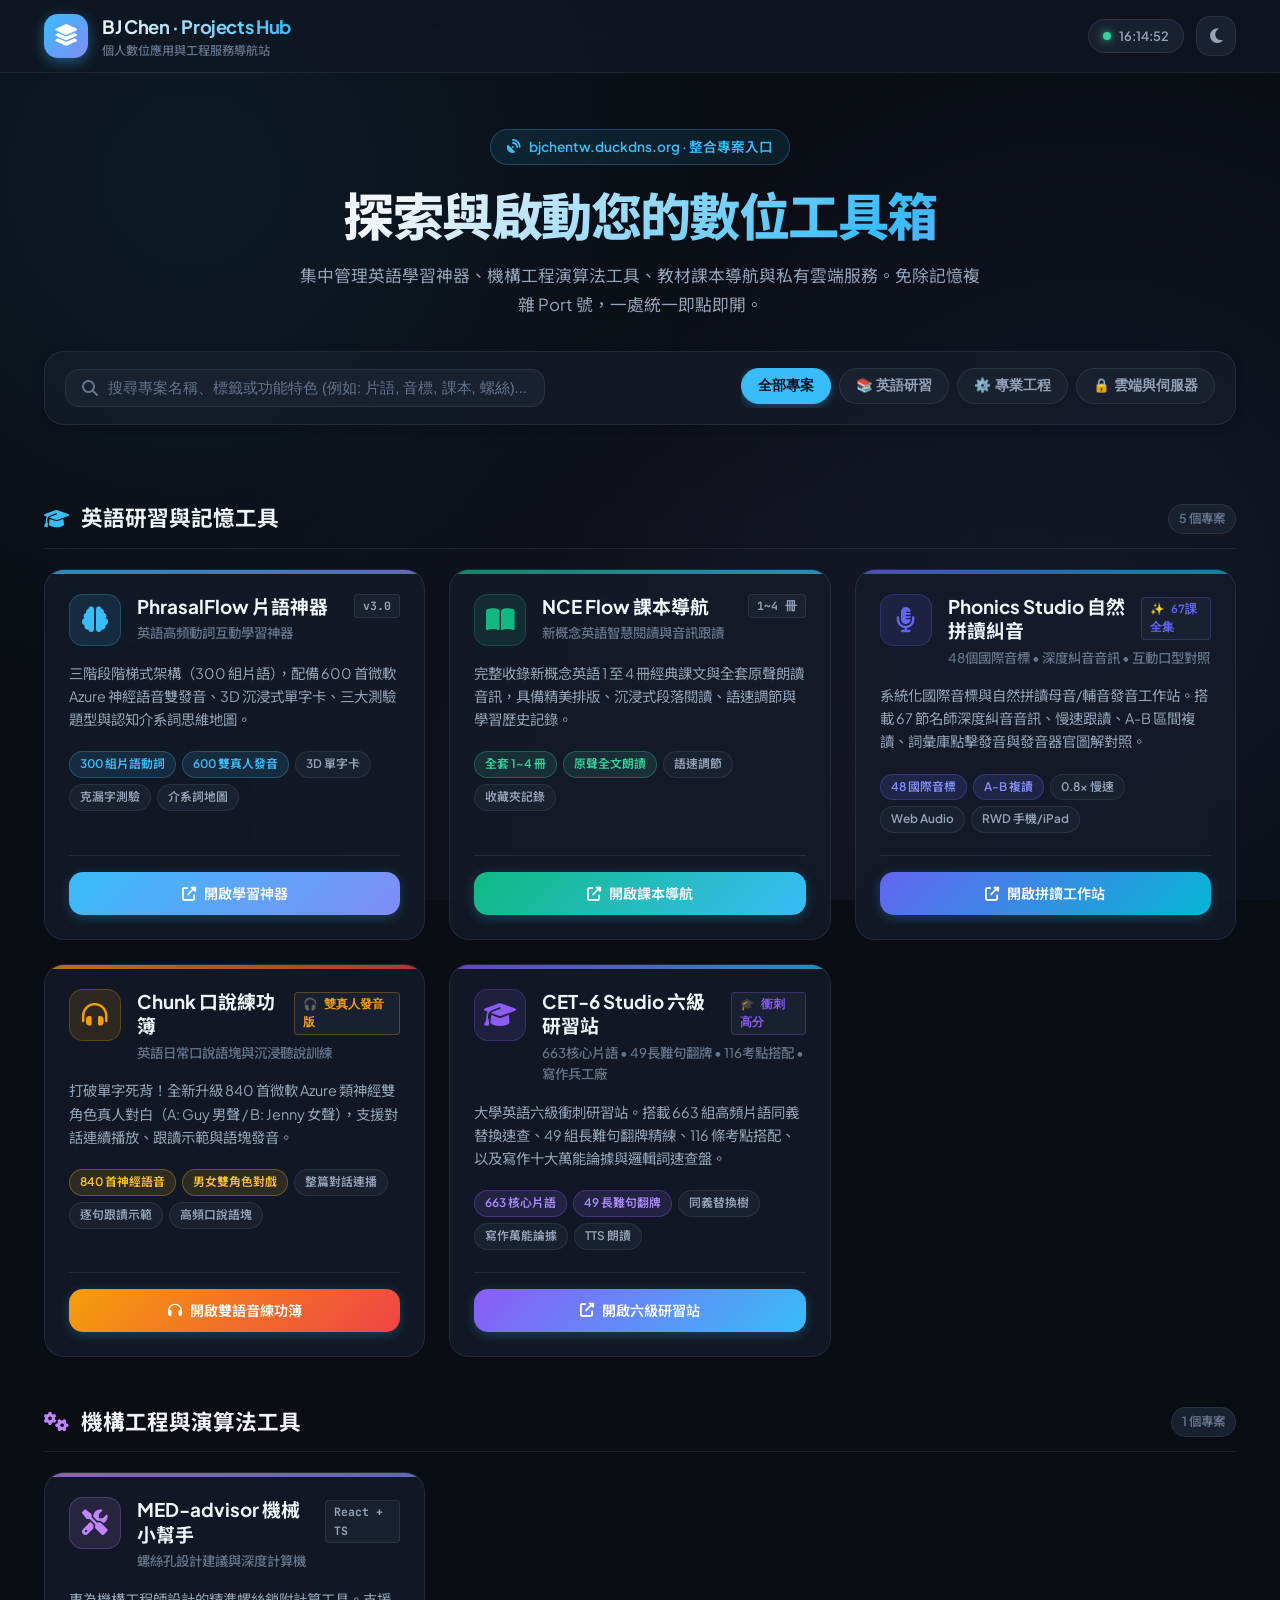
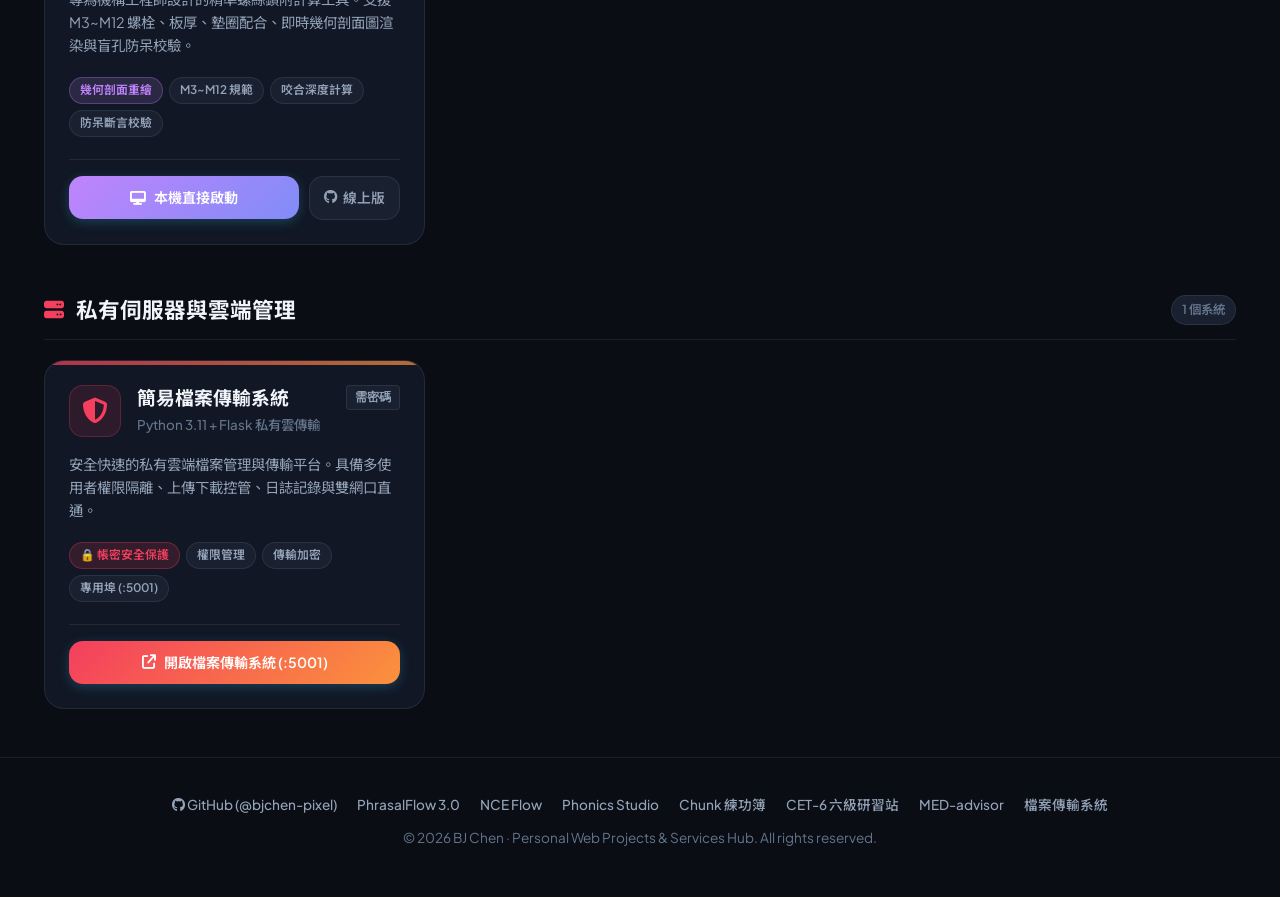
<file: index.html>
<!DOCTYPE html>
<html lang="zh-TW" data-theme="dark">
<head>
  <meta charset="UTF-8">
  <meta name="viewport" content="width=device-width, initial-scale=1.0">
  <title>BJ Chen · Web Projects Hub | 個人數位專案導航基地</title>
  <meta name="description" content="BJ Chen 的個人 Web 應用、英語學習工具、機構工程計算機與私有雲服務集中導航門戶。">
  
  <!-- Favicon & Icons -->
  <link rel="stylesheet" href="https://cdnjs.cloudflare.com/ajax/libs/font-awesome/6.5.1/css/all.min.css">
  
  <!-- CSS Stylesheet -->
  <link rel="stylesheet" href="css/portal.css">
</head>
<body>

  <!-- Navigation Bar -->
  <header class="navbar">
    <div class="container nav-wrap">
      <a href="#" class="brand">
        <div class="brand-icon">
          <i class="fas fa-layer-group"></i>
        </div>
        <div class="brand-text">
          <h1>BJ Chen · Projects Hub</h1>
          <p>個人數位應用與工程服務導航站</p>
        </div>
      </a>

      <div class="nav-actions">
        <div class="status-badge" title="伺服器連線狀態正常">
          <span class="status-dot"></span>
          <span id="liveClock">00:00:00</span>
        </div>

        <button class="btn-icon" id="themeToggle" title="切換深色/淺色主題" aria-label="切換主題">
          <i class="fas fa-moon"></i>
        </button>
      </div>
    </div>
  </header>

  <!-- Hero Section -->
  <section class="hero">
    <div class="container">
      <div class="hero-pill">
        <i class="fas fa-satellite-dish"></i>
        <span>bjchentw.duckdns.org · 整合專案入口</span>
      </div>
      <h2 class="hero-title">探索與啟動您的數位工具箱</h2>
      <p class="hero-desc">
        集中管理英語學習神器、機構工程演算法工具、教材課本導航與私有雲端服務。免除記憶複雜 Port 號，一處統一即點即開。
      </p>

      <!-- Search & Category Filter Toolbar -->
      <div class="toolbar-wrap">
        <div class="search-input-box">
          <i class="fas fa-search"></i>
          <input type="text" id="portalSearch" placeholder="搜尋專案名稱、標籤或功能特色 (例如: 片語, 音標, 課本, 螺絲)...">
        </div>

        <div class="filter-pills">
          <button class="filter-btn active" data-filter="all">全部專案</button>
          <button class="filter-btn" data-filter="english">📚 英語研習</button>
          <button class="filter-btn" data-filter="engineering">⚙️ 專業工程</button>
          <button class="filter-btn" data-filter="cloud">🔒 雲端與伺服器</button>
        </div>
      </div>
    </div>
  </section>

  <!-- Main Content Container -->
  <main class="container">

    <!-- SECTION 1: 英語研習與學習工具 -->
    <div class="section-wrap" data-section="english">
      <div class="section-header">
        <div class="section-title">
          <i class="fas fa-graduation-cap" style="color: #38bdf8;"></i>
          <span>英語研習與記憶工具</span>
        </div>
        <span class="section-badge">5 個專案</span>
      </div>

      <div class="cards-grid">

        <!-- Card 1: PhrasalFlow -->
        <article class="project-card" data-category="english" style="--card-accent: #38bdf8; --card-accent-sub: #818cf8; --icon-bg: rgba(56, 189, 248, 0.12); --icon-color: #38bdf8; --icon-border: rgba(56, 189, 248, 0.25);">
          <div>
            <div class="card-top">
              <div class="card-icon">
                <i class="fas fa-brain"></i>
              </div>
              <div class="card-header-info">
                <div class="card-title-row">
                  <h3 class="card-title">PhrasalFlow 片語神器</h3>
                  <span class="version-tag">v3.0</span>
                </div>
                <div class="card-subtitle">英語高頻動詞互動學習神器</div>
              </div>
            </div>
            <p class="card-desc">
              三階段階梯式架構（300 組片語），配備 600 首微軟 Azure 神經語音雙發音、3D 沉浸式單字卡、三大測驗題型與認知介系詞思維地圖。
            </p>
            <div class="card-tags">
              <span class="tag highlight">300 組片語動詞</span>
              <span class="tag highlight">600 雙真人發音</span>
              <span class="tag">3D 單字卡</span>
              <span class="tag">克漏字測驗</span>
              <span class="tag">介系詞地圖</span>
            </div>
          </div>
          <div class="card-actions">
            <a href="./phrasal-verbs-tool/index.html" class="btn-primary" target="_blank">
              <i class="fas fa-external-link-alt"></i> 開啟學習神器
            </a>
          </div>
        </article>

        <!-- Card 2: NCE Flow -->
        <article class="project-card" data-category="english" style="--card-accent: #10b981; --card-accent-sub: #38bdf8; --icon-bg: rgba(16, 185, 129, 0.12); --icon-color: #10b981; --icon-border: rgba(16, 185, 129, 0.25);">
          <div>
            <div class="card-top">
              <div class="card-icon">
                <i class="fas fa-book-open"></i>
              </div>
              <div class="card-header-info">
                <div class="card-title-row">
                  <h3 class="card-title">NCE Flow 課本導航</h3>
                  <span class="version-tag">1~4 冊</span>
                </div>
                <div class="card-subtitle">新概念英語智慧閱讀與音訊跟讀</div>
              </div>
            </div>
            <p class="card-desc">
              完整收錄新概念英語 1 至 4 冊經典課文與全套原聲朗讀音訊，具備精美排版、沉浸式段落閱讀、語速調節與學習歷史記錄。
            </p>
            <div class="card-tags">
              <span class="tag success">全套 1~4 冊</span>
              <span class="tag success">原聲全文朗讀</span>
              <span class="tag">語速調節</span>
              <span class="tag">收藏夾記錄</span>
            </div>
          </div>
          <div class="card-actions">
            <a href="./nce-flow/index.html" class="btn-primary" style="--card-accent: #10b981; --card-accent-sub: #38bdf8;" target="_blank">
              <i class="fas fa-external-link-alt"></i> 開啟課本導航
            </a>
          </div>
        </article>

        <!-- Card: Phonics Studio 自然拼讀糾音 -->
        <article class="project-card" data-category="english" style="--card-accent: #6366f1; --card-accent-sub: #06b6d4; --icon-bg: rgba(99, 102, 241, 0.12); --icon-color: #6366f1; --icon-border: rgba(99, 102, 241, 0.25);">
          <div>
            <div class="card-top">
              <div class="card-icon">
                <i class="fas fa-microphone-lines"></i>
              </div>
              <div class="card-header-info">
                <div class="card-title-row">
                  <h3 class="card-title">Phonics Studio 自然拼讀糾音</h3>
                  <span class="version-tag" style="color: #6366f1; border-color: rgba(99, 102, 241, 0.3);">✨ 67課全集</span>
                </div>
                <div class="card-subtitle">48個國際音標 • 深度糾音音訊 • 互動口型對照</div>
              </div>
            </div>
            <p class="card-desc">
              系統化國際音標與自然拼讀母音/輔音發音工作站。搭載 67 節名師深度糾音音訊、慢速跟讀、A-B 區間複讀、詞彙庫點擊發音與發音器官圖解對照。
            </p>
            <div class="card-tags">
              <span class="tag" style="background: rgba(99, 102, 241, 0.15); color: #818cf8; border-color: rgba(99, 102, 241, 0.3);">48 國際音標</span>
              <span class="tag" style="background: rgba(99, 102, 241, 0.15); color: #818cf8; border-color: rgba(99, 102, 241, 0.3);">A-B 複讀</span>
              <span class="tag">0.8x 慢速</span>
              <span class="tag">Web Audio</span>
              <span class="tag">RWD 手機/iPad</span>
            </div>
          </div>
          <div class="card-actions">
            <a href="./phonics-studio/index.html" class="btn-primary" style="--card-accent: #6366f1; --card-accent-sub: #06b6d4;" target="_blank">
              <i class="fas fa-external-link-alt"></i> 開啟拼讀工作站
            </a>
          </div>
        </article>

        <!-- Card 3: Chunk 口說練功簿 -->
        <article class="project-card" data-category="english" style="--card-accent: #f59e0b; --card-accent-sub: #ef4444; --icon-bg: rgba(245, 158, 11, 0.12); --icon-color: #f59e0b; --icon-border: rgba(245, 158, 11, 0.25);">
          <div>
            <div class="card-top">
              <div class="card-icon">
                <i class="fas fa-headphones-simple"></i>
              </div>
              <div class="card-header-info">
                <div class="card-title-row">
                  <h3 class="card-title">Chunk 口說練功簿</h3>
                  <span class="version-tag" style="color: #f59e0b; border-color: rgba(245, 158, 11, 0.3);">🎧 雙真人發音版</span>
                </div>
                <div class="card-subtitle">英語日常口說語塊與沉浸聽說訓練</div>
              </div>
            </div>
            <p class="card-desc">
              打破單字死背！全新升級 840 首微軟 Azure 類神經雙角色真人對白（A: Guy 男聲 / B: Jenny 女聲），支援對話連續播放、跟讀示範與語塊發音。
            </p>
            <div class="card-tags">
              <span class="tag warning">840 首神經語音</span>
              <span class="tag warning">男女雙角色對戲</span>
              <span class="tag">整篇對話連播</span>
              <span class="tag">逐句跟讀示範</span>
              <span class="tag">高頻口說語塊</span>
            </div>
          </div>
          <div class="card-actions">
            <a href="./chunk-english/index.html" class="btn-primary" style="--card-accent: #f59e0b; --card-accent-sub: #ef4444;" target="_blank">
              <i class="fas fa-headphones"></i> 開啟雙語音練功簿
            </a>
          </div>
        </article>

        <!-- Card: CET-6 Studio 大學英語六級研習站 -->
        <article class="project-card" data-category="english" style="--card-accent: #8b5cf6; --card-accent-sub: #38bdf8; --icon-bg: rgba(139, 92, 246, 0.12); --icon-color: #8b5cf6; --icon-border: rgba(139, 92, 246, 0.25);">
          <div>
            <div class="card-top">
              <div class="card-icon">
                <i class="fas fa-graduation-cap"></i>
              </div>
              <div class="card-header-info">
                <div class="card-title-row">
                  <h3 class="card-title">CET-6 Studio 六級研習站</h3>
                  <span class="version-tag" style="color: #8b5cf6; border-color: rgba(139, 92, 246, 0.3);">🎓 衝刺高分</span>
                </div>
                <div class="card-subtitle">663核心片語 • 49長難句翻牌 • 116考點搭配 • 寫作兵工廠</div>
              </div>
            </div>
            <p class="card-desc">
              大學英語六級衝刺研習站。搭載 663 組高頻片語同義替換速查、49 組長難句翻牌精練、116 條考點搭配、以及寫作十大萬能論據與邏輯詞速查盤。
            </p>
            <div class="card-tags">
              <span class="tag" style="background: rgba(139, 92, 246, 0.15); color: #a78bfa; border-color: rgba(139, 92, 246, 0.3);">663 核心片語</span>
              <span class="tag" style="background: rgba(139, 92, 246, 0.15); color: #a78bfa; border-color: rgba(139, 92, 246, 0.3);">49 長難句翻牌</span>
              <span class="tag">同義替換樹</span>
              <span class="tag">寫作萬能論據</span>
              <span class="tag">TTS 朗讀</span>
            </div>
          </div>
          <div class="card-actions">
            <a href="./cet6-studio/index.html" class="btn-primary" style="--card-accent: #8b5cf6; --card-accent-sub: #38bdf8;" target="_blank">
              <i class="fas fa-external-link-alt"></i> 開啟六級研習站
            </a>
          </div>
        </article>

      </div>
    </div>

    <!-- SECTION 2: 專業工程與智慧工具 -->
    <div class="section-wrap" data-section="engineering">
      <div class="section-header">
        <div class="section-title">
          <i class="fas fa-cogs" style="color: #c084fc;"></i>
          <span>機構工程與演算法工具</span>
        </div>
        <span class="section-badge">1 個專案</span>
      </div>

      <div class="cards-grid">

        <!-- Card 4: MED-advisor -->
        <article class="project-card" data-category="engineering" style="--card-accent: #c084fc; --card-accent-sub: #818cf8; --icon-bg: rgba(192, 132, 252, 0.12); --icon-color: #c084fc; --icon-border: rgba(192, 132, 252, 0.25);">
          <div>
            <div class="card-top">
              <div class="card-icon">
                <i class="fas fa-screwdriver-wrench"></i>
              </div>
              <div class="card-header-info">
                <div class="card-title-row">
                  <h3 class="card-title">MED-advisor 機械小幫手</h3>
                  <span class="version-tag">React + TS</span>
                </div>
                <div class="card-subtitle">螺絲孔設計建議與深度計算機</div>
              </div>
            </div>
            <p class="card-desc">
              專為機構工程師設計的精準螺絲鎖附計算工具。支援 M3~M12 螺栓、板厚、墊圈配合、即時幾何剖面圖渲染與盲孔防呆校驗。
            </p>
            <div class="card-tags">
              <span class="tag" style="background: rgba(192, 132, 252, 0.15); color: #c084fc; border-color: rgba(192, 132, 252, 0.3);">幾何剖面重繪</span>
              <span class="tag">M3~M12 規範</span>
              <span class="tag">咬合深度計算</span>
              <span class="tag">防呆斷言校驗</span>
            </div>
          </div>
          <div class="card-actions">
            <a href="./MED-advisor/dist/index.html" class="btn-primary" style="--card-accent: #c084fc; --card-accent-sub: #818cf8;" target="_blank">
              <i class="fas fa-desktop"></i> 本機直接啟動
            </a>
            <a href="https://bjchen-pixel.github.io/MED-advisor/" class="btn-secondary" target="_blank" title="前往 GitHub Pages 線上版">
              <i class="fab fa-github"></i> 線上版
            </a>
          </div>
        </article>

      </div>
    </div>

    <!-- SECTION 3: 私有伺服器與雲端服務 -->
    <div class="section-wrap" data-section="cloud">
      <div class="section-header">
        <div class="section-title">
          <i class="fas fa-server" style="color: #f43f5e;"></i>
          <span>私有伺服器與雲端管理</span>
        </div>
        <span class="section-badge">1 個系統</span>
      </div>

      <div class="cards-grid">

        <!-- Card 5: Simple File Transfer -->
        <article class="project-card" data-category="cloud" style="--card-accent: #f43f5e; --card-accent-sub: #fb923c; --icon-bg: rgba(244, 63, 94, 0.12); --icon-color: #f43f5e; --icon-border: rgba(244, 63, 94, 0.25);">
          <div>
            <div class="card-top">
              <div class="card-icon">
                <i class="fas fa-shield-halved"></i>
              </div>
              <div class="card-header-info">
                <div class="card-title-row">
                  <h3 class="card-title">簡易檔案傳輸系統</h3>
                  <span class="version-tag">需密碼</span>
                </div>
                <div class="card-subtitle">Python 3.11 + Flask 私有雲傳輸</div>
              </div>
            </div>
            <p class="card-desc">
              安全快速的私有雲端檔案管理與傳輸平台。具備多使用者權限隔離、上傳下載控管、日誌記錄與雙網口直通。
            </p>
            <div class="card-tags">
              <span class="tag" style="background: rgba(244, 63, 94, 0.15); color: #f43f5e; border-color: rgba(244, 63, 94, 0.3);">🔒 帳密安全保護</span>
              <span class="tag">權限管理</span>
              <span class="tag">傳輸加密</span>
              <span class="tag">專用埠 (:5001)</span>
            </div>
          </div>
          <div class="card-actions">
            <a href="http://bjchentw.duckdns.org:5001/login" class="btn-primary" style="--card-accent: #f43f5e; --card-accent-sub: #fb923c;" target="_blank">
              <i class="fas fa-arrow-up-right-from-square"></i> 開啟檔案傳輸系統 (:5001)
            </a>
          </div>
        </article>

      </div>
    </div>

  </main>

  <!-- Footer -->
  <footer class="footer">
    <div class="container">
      <div class="footer-links">
        <a href="https://github.com/bjchen-pixel" class="footer-link" target="_blank">
          <i class="fab fa-github"></i> GitHub (@bjchen-pixel)
        </a>
        <a href="./phrasal-verbs-tool/index.html" class="footer-link" target="_blank">
          PhrasalFlow 3.0
        </a>
        <a href="./nce-flow/index.html" class="footer-link" target="_blank">
          NCE Flow
        </a>
        <a href="./phonics-studio/index.html" class="footer-link" target="_blank">
          Phonics Studio
        </a>
        <a href="./chunk-english/index.html" class="footer-link" target="_blank">
          Chunk 練功簿
        </a>
        <a href="./cet6-studio/index.html" class="footer-link" target="_blank">
          CET-6 六級研習站
        </a>
        <a href="./MED-advisor/dist/index.html" class="footer-link" target="_blank">
          MED-advisor
        </a>
        <a href="http://bjchentw.duckdns.org:5001/login" class="footer-link" target="_blank">
          檔案傳輸系統
        </a>
      </div>
      <p>© 2026 BJ Chen · Personal Web Projects & Services Hub. All rights reserved.</p>
    </div>
  </footer>

  <!-- JavaScript Controller -->
  <script src="js/portal.js"></script>
</body>
</html>
</file>
<file: css/portal.css>
/* ==========================================================================
   BJ CHEN WEB PORTAL - MODERN DESIGN SYSTEM
   ========================================================================== */

@import url('https://fonts.googleapis.com/css2?family=Plus+Jakarta+Sans:wght@300;400;500;600;700;800&family=Noto+Sans+TC:wght@300;400;500;600;700&family=JetBrains+Mono:wght@400;500;600&display=swap');

:root {
  /* Color Palette - Modern Dark (Default) */
  --bg-primary: #0a0d14;
  --bg-secondary: #121722;
  --bg-tertiary: #192030;
  --bg-card: rgba(22, 29, 44, 0.72);
  --bg-card-hover: rgba(28, 38, 58, 0.9);
  --bg-glass: rgba(18, 24, 38, 0.65);
  
  --text-primary: #f1f5f9;
  --text-secondary: #94a3b8;
  --text-muted: #64748b;
  --text-accent: #38bdf8;
  
  --border-subtle: rgba(255, 255, 255, 0.08);
  --border-strong: rgba(255, 255, 255, 0.16);
  --border-glow: rgba(56, 189, 248, 0.35);

  /* Brand Accents */
  --primary: #38bdf8;
  --primary-rgb: 56, 189, 248;
  --secondary: #818cf8;
  --accent-purple: #c084fc;
  --accent-emerald: #34d399;
  --accent-amber: #fbbf24;
  --accent-rose: #fb7185;

  /* Elevation & Shadows */
  --shadow-sm: 0 2px 8px rgba(0, 0, 0, 0.25);
  --shadow-md: 0 8px 24px -4px rgba(0, 0, 0, 0.45);
  --shadow-lg: 0 20px 35px -8px rgba(0, 0, 0, 0.65);
  --shadow-glow: 0 0 25px rgba(56, 189, 248, 0.2);

  /* Layout & Sizing */
  --radius-sm: 8px;
  --radius-md: 14px;
  --radius-lg: 20px;
  --radius-full: 9999px;
  --transition-fast: 0.18s cubic-bezier(0.16, 1, 0.3, 1);
  --transition-normal: 0.3s cubic-bezier(0.16, 1, 0.3, 1);
}

[data-theme="light"] {
  --bg-primary: #f8fafc;
  --bg-secondary: #ffffff;
  --bg-tertiary: #f1f5f9;
  --bg-card: rgba(255, 255, 255, 0.85);
  --bg-card-hover: rgba(255, 255, 255, 0.98);
  --bg-glass: rgba(255, 255, 255, 0.78);
  
  --text-primary: #0f172a;
  --text-secondary: #475569;
  --text-muted: #94a3b8;
  --text-accent: #0284c7;
  
  --border-subtle: rgba(0, 0, 0, 0.08);
  --border-strong: rgba(0, 0, 0, 0.15);
  --border-glow: rgba(2, 132, 199, 0.35);

  --shadow-sm: 0 2px 8px rgba(0, 0, 0, 0.04);
  --shadow-md: 0 8px 20px -3px rgba(0, 0, 0, 0.08);
  --shadow-lg: 0 20px 30px -6px rgba(0, 0, 0, 0.12);
  --shadow-glow: 0 0 20px rgba(2, 132, 199, 0.15);
}

/* Reset & Base Styles */
*, *::before, *::after {
  box-sizing: border-box;
  margin: 0;
  padding: 0;
}

body {
  font-family: 'Plus Jakarta Sans', 'Noto Sans TC', sans-serif;
  background-color: var(--bg-primary);
  color: var(--text-primary);
  line-height: 1.6;
  min-height: 100vh;
  overflow-x: hidden;
  transition: background-color var(--transition-normal), color var(--transition-normal);
  background-image: 
    radial-gradient(circle at 15% 20%, rgba(56, 189, 248, 0.08) 0%, transparent 40%),
    radial-gradient(circle at 85% 65%, rgba(129, 140, 248, 0.08) 0%, transparent 45%),
    radial-gradient(circle at 50% 90%, rgba(192, 132, 252, 0.05) 0%, transparent 50%);
  background-attachment: fixed;
}

/* Container */
.container {
  max-width: 1240px;
  margin: 0 auto;
  padding: 0 24px;
}

/* Navbar */
.navbar {
  position: sticky;
  top: 0;
  z-index: 100;
  background: var(--bg-glass);
  backdrop-filter: blur(16px);
  -webkit-backdrop-filter: blur(16px);
  border-bottom: 1px solid var(--border-subtle);
  transition: all var(--transition-normal);
}

.nav-wrap {
  display: flex;
  align-items: center;
  justify-content: space-between;
  height: 72px;
}

.brand {
  display: flex;
  align-items: center;
  gap: 14px;
  text-decoration: none;
  color: inherit;
}

.brand-icon {
  width: 44px;
  height: 44px;
  border-radius: var(--radius-md);
  background: linear-gradient(135deg, var(--primary), var(--secondary));
  display: flex;
  align-items: center;
  justify-content: center;
  color: #fff;
  font-size: 1.35rem;
  box-shadow: 0 4px 14px rgba(56, 189, 248, 0.4);
}

.brand-text h1 {
  font-size: 1.15rem;
  font-weight: 700;
  letter-spacing: -0.02em;
  background: linear-gradient(90deg, var(--text-primary), var(--text-accent));
  -webkit-background-clip: text;
  -webkit-text-fill-color: transparent;
}

.brand-text p {
  font-size: 0.76rem;
  color: var(--text-muted);
  font-weight: 500;
}

.nav-actions {
  display: flex;
  align-items: center;
  gap: 12px;
}

.status-badge {
  display: flex;
  align-items: center;
  gap: 8px;
  padding: 6px 14px;
  border-radius: var(--radius-full);
  background: var(--bg-tertiary);
  border: 1px solid var(--border-subtle);
  font-size: 0.8rem;
  font-weight: 600;
  color: var(--text-secondary);
}

.status-dot {
  width: 8px;
  height: 8px;
  border-radius: 50%;
  background: var(--accent-emerald);
  box-shadow: 0 0 8px var(--accent-emerald);
  animation: pulse-dot 2s infinite;
}

@keyframes pulse-dot {
  0%, 100% { opacity: 1; transform: scale(1); }
  50% { opacity: 0.5; transform: scale(1.25); }
}

.btn-icon {
  width: 40px;
  height: 40px;
  border-radius: var(--radius-md);
  background: var(--bg-tertiary);
  border: 1px solid var(--border-subtle);
  color: var(--text-secondary);
  display: flex;
  align-items: center;
  justify-content: center;
  cursor: pointer;
  transition: all var(--transition-fast);
  font-size: 1.05rem;
}

.btn-icon:hover {
  background: var(--bg-secondary);
  color: var(--text-primary);
  border-color: var(--border-strong);
  transform: translateY(-1px);
}

/* Hero Section */
.hero {
  padding: 56px 0 36px;
  text-align: center;
}

.hero-pill {
  display: inline-flex;
  align-items: center;
  gap: 8px;
  padding: 6px 16px;
  border-radius: var(--radius-full);
  background: rgba(56, 189, 248, 0.1);
  border: 1px solid rgba(56, 189, 248, 0.25);
  color: var(--primary);
  font-size: 0.85rem;
  font-weight: 600;
  margin-bottom: 20px;
}

.hero-title {
  font-size: clamp(2rem, 4vw, 3.2rem);
  font-weight: 800;
  letter-spacing: -0.03em;
  line-height: 1.2;
  margin-bottom: 16px;
  background: linear-gradient(135deg, var(--text-primary) 30%, var(--primary) 70%, var(--accent-purple) 100%);
  -webkit-background-clip: text;
  -webkit-text-fill-color: transparent;
}

.hero-desc {
  max-width: 680px;
  margin: 0 auto 32px;
  color: var(--text-secondary);
  font-size: 1.05rem;
  line-height: 1.7;
}

/* Search & Filter Toolbar */
.toolbar-wrap {
  margin-bottom: 40px;
  background: var(--bg-card);
  border: 1px solid var(--border-subtle);
  border-radius: var(--radius-lg);
  padding: 16px 20px;
  backdrop-filter: blur(12px);
  -webkit-backdrop-filter: blur(12px);
  box-shadow: var(--shadow-sm);
  display: flex;
  flex-direction: column;
  gap: 16px;
}

@media (min-width: 768px) {
  .toolbar-wrap {
    flex-direction: row;
    align-items: center;
    justify-content: space-between;
  }
}

.search-input-box {
  display: flex;
  align-items: center;
  gap: 10px;
  background: var(--bg-tertiary);
  border: 1px solid var(--border-subtle);
  border-radius: var(--radius-md);
  padding: 10px 16px;
  flex: 1;
  max-width: 480px;
  transition: all var(--transition-fast);
}

.search-input-box:focus-within {
  border-color: var(--primary);
  box-shadow: 0 0 0 3px rgba(56, 189, 248, 0.15);
}

.search-input-box i {
  color: var(--text-muted);
}

.search-input-box input {
  background: transparent;
  border: none;
  outline: none;
  color: var(--text-primary);
  font-size: 0.92rem;
  width: 100%;
}

.search-input-box input::placeholder {
  color: var(--text-muted);
}

.filter-pills {
  display: flex;
  align-items: center;
  gap: 8px;
  overflow-x: auto;
  padding-bottom: 4px;
}

.filter-btn {
  padding: 8px 16px;
  border-radius: var(--radius-full);
  border: 1px solid var(--border-subtle);
  background: var(--bg-tertiary);
  color: var(--text-secondary);
  font-size: 0.85rem;
  font-weight: 600;
  cursor: pointer;
  white-space: nowrap;
  transition: all var(--transition-fast);
}

.filter-btn:hover {
  background: var(--bg-card-hover);
  color: var(--text-primary);
}

.filter-btn.active {
  background: var(--primary);
  color: #0b1120;
  border-color: var(--primary);
  box-shadow: 0 2px 10px rgba(56, 189, 248, 0.35);
}

/* Category Sections */
.section-header {
  display: flex;
  align-items: center;
  justify-content: space-between;
  margin-bottom: 20px;
  padding-bottom: 12px;
  border-bottom: 1px solid var(--border-subtle);
}

.section-title {
  display: flex;
  align-items: center;
  gap: 12px;
  font-size: 1.35rem;
  font-weight: 700;
  color: var(--text-primary);
}

.section-title i {
  font-size: 1.25rem;
}

.section-badge {
  font-size: 0.78rem;
  font-weight: 600;
  padding: 4px 10px;
  border-radius: var(--radius-full);
  background: var(--bg-tertiary);
  color: var(--text-muted);
  border: 1px solid var(--border-subtle);
}

/* Project Cards Grid */
.cards-grid {
  display: grid;
  grid-template-columns: repeat(auto-fill, minmax(350px, 1fr));
  gap: 24px;
  margin-bottom: 48px;
}

.project-card {
  background: var(--bg-card);
  border: 1px solid var(--border-subtle);
  border-radius: var(--radius-lg);
  padding: 24px;
  display: flex;
  flex-direction: column;
  justify-content: space-between;
  transition: all var(--transition-normal);
  backdrop-filter: blur(14px);
  -webkit-backdrop-filter: blur(14px);
  position: relative;
  overflow: hidden;
}

.project-card::before {
  content: '';
  position: absolute;
  top: 0;
  left: 0;
  right: 0;
  height: 4px;
  background: linear-gradient(90deg, var(--card-accent, var(--primary)), var(--card-accent-sub, var(--secondary)));
  opacity: 0.7;
  transition: opacity var(--transition-fast);
}

.project-card:hover {
  transform: translateY(-4px);
  background: var(--bg-card-hover);
  border-color: var(--border-glow);
  box-shadow: var(--shadow-lg), var(--shadow-glow);
}

.project-card:hover::before {
  opacity: 1;
}

.card-top {
  display: flex;
  align-items: flex-start;
  gap: 16px;
  margin-bottom: 16px;
}

.card-icon {
  width: 52px;
  height: 52px;
  border-radius: var(--radius-md);
  display: flex;
  align-items: center;
  justify-content: center;
  font-size: 1.6rem;
  flex-shrink: 0;
  background: var(--icon-bg, rgba(56, 189, 248, 0.12));
  color: var(--icon-color, var(--primary));
  border: 1px solid var(--icon-border, rgba(56, 189, 248, 0.25));
}

.card-header-info {
  flex: 1;
}

.card-title-row {
  display: flex;
  align-items: center;
  justify-content: space-between;
  gap: 8px;
  margin-bottom: 4px;
}

.card-title {
  font-size: 1.18rem;
  font-weight: 700;
  color: var(--text-primary);
  line-height: 1.3;
}

.version-tag {
  font-size: 0.72rem;
  font-weight: 700;
  font-family: 'JetBrains Mono', monospace;
  padding: 2px 8px;
  border-radius: 4px;
  background: var(--bg-tertiary);
  color: var(--text-secondary);
  border: 1px solid var(--border-subtle);
}

.card-subtitle {
  font-size: 0.84rem;
  color: var(--text-muted);
  font-weight: 500;
}

.card-desc {
  font-size: 0.9rem;
  color: var(--text-secondary);
  line-height: 1.6;
  margin-bottom: 20px;
}

.card-tags {
  display: flex;
  flex-wrap: wrap;
  gap: 6px;
  margin-bottom: 22px;
}

.tag {
  font-size: 0.74rem;
  font-weight: 600;
  padding: 3px 10px;
  border-radius: var(--radius-full);
  background: var(--bg-tertiary);
  color: var(--text-secondary);
  border: 1px solid var(--border-subtle);
}

.tag.highlight {
  background: rgba(56, 189, 248, 0.12);
  color: var(--primary);
  border-color: rgba(56, 189, 248, 0.28);
}

.tag.warning {
  background: rgba(251, 191, 36, 0.12);
  color: var(--accent-amber);
  border-color: rgba(251, 191, 36, 0.3);
}

.tag.success {
  background: rgba(52, 211, 153, 0.12);
  color: var(--accent-emerald);
  border-color: rgba(52, 211, 153, 0.3);
}

/* Card Actions */
.card-actions {
  display: flex;
  align-items: center;
  gap: 10px;
  padding-top: 16px;
  border-top: 1px solid var(--border-subtle);
}

.btn-primary {
  flex: 1;
  display: inline-flex;
  align-items: center;
  justify-content: center;
  gap: 8px;
  padding: 10px 18px;
  border-radius: var(--radius-md);
  background: linear-gradient(135deg, var(--card-accent, var(--primary)), var(--card-accent-sub, var(--secondary)));
  color: #fff;
  font-size: 0.88rem;
  font-weight: 600;
  text-decoration: none;
  cursor: pointer;
  border: none;
  transition: all var(--transition-fast);
  box-shadow: 0 3px 12px rgba(56, 189, 248, 0.25);
}

.btn-primary:hover {
  transform: translateY(-1px);
  filter: brightness(1.1);
  box-shadow: 0 5px 18px rgba(56, 189, 248, 0.4);
}

.btn-secondary {
  display: inline-flex;
  align-items: center;
  justify-content: center;
  gap: 6px;
  padding: 10px 14px;
  border-radius: var(--radius-md);
  background: var(--bg-tertiary);
  color: var(--text-secondary);
  font-size: 0.86rem;
  font-weight: 600;
  text-decoration: none;
  border: 1px solid var(--border-subtle);
  transition: all var(--transition-fast);
}

.btn-secondary:hover {
  background: var(--bg-secondary);
  color: var(--text-primary);
  border-color: var(--border-strong);
}

/* Quick Info Hub */
.info-hub {
  background: linear-gradient(135deg, rgba(22, 29, 44, 0.85), rgba(17, 24, 39, 0.95));
  border: 1px solid var(--border-subtle);
  border-radius: var(--radius-lg);
  padding: 28px;
  margin-bottom: 60px;
}

[data-theme="light"] .info-hub {
  background: linear-gradient(135deg, rgba(255, 255, 255, 0.95), rgba(241, 245, 249, 0.95));
}

.info-hub-grid {
  display: grid;
  grid-template-columns: repeat(auto-fit, minmax(260px, 1fr));
  gap: 20px;
  margin-top: 16px;
}

.info-box {
  background: var(--bg-card);
  border: 1px solid var(--border-subtle);
  border-radius: var(--radius-md);
  padding: 18px;
}

.info-box-title {
  display: flex;
  align-items: center;
  gap: 8px;
  font-size: 0.84rem;
  font-weight: 600;
  color: var(--text-muted);
  margin-bottom: 8px;
}

.info-box-val {
  font-family: 'JetBrains Mono', monospace;
  font-size: 0.98rem;
  font-weight: 600;
  color: var(--text-primary);
  word-break: break-all;
}

/* Footer */
.footer {
  text-align: center;
  padding: 36px 0 48px;
  border-top: 1px solid var(--border-subtle);
  color: var(--text-muted);
  font-size: 0.85rem;
}

.footer-links {
  display: flex;
  justify-content: center;
  gap: 20px;
  margin-bottom: 12px;
}

.footer-link {
  color: var(--text-secondary);
  text-decoration: none;
  font-weight: 500;
  transition: color var(--transition-fast);
}

.footer-link:hover {
  color: var(--primary);
}

/* Responsive adjustments */
@media (max-width: 640px) {
  .cards-grid {
    grid-template-columns: 1fr;
  }
  .nav-wrap {
    height: auto;
    padding: 14px 0;
    flex-wrap: wrap;
    gap: 12px;
  }
}
</file>
